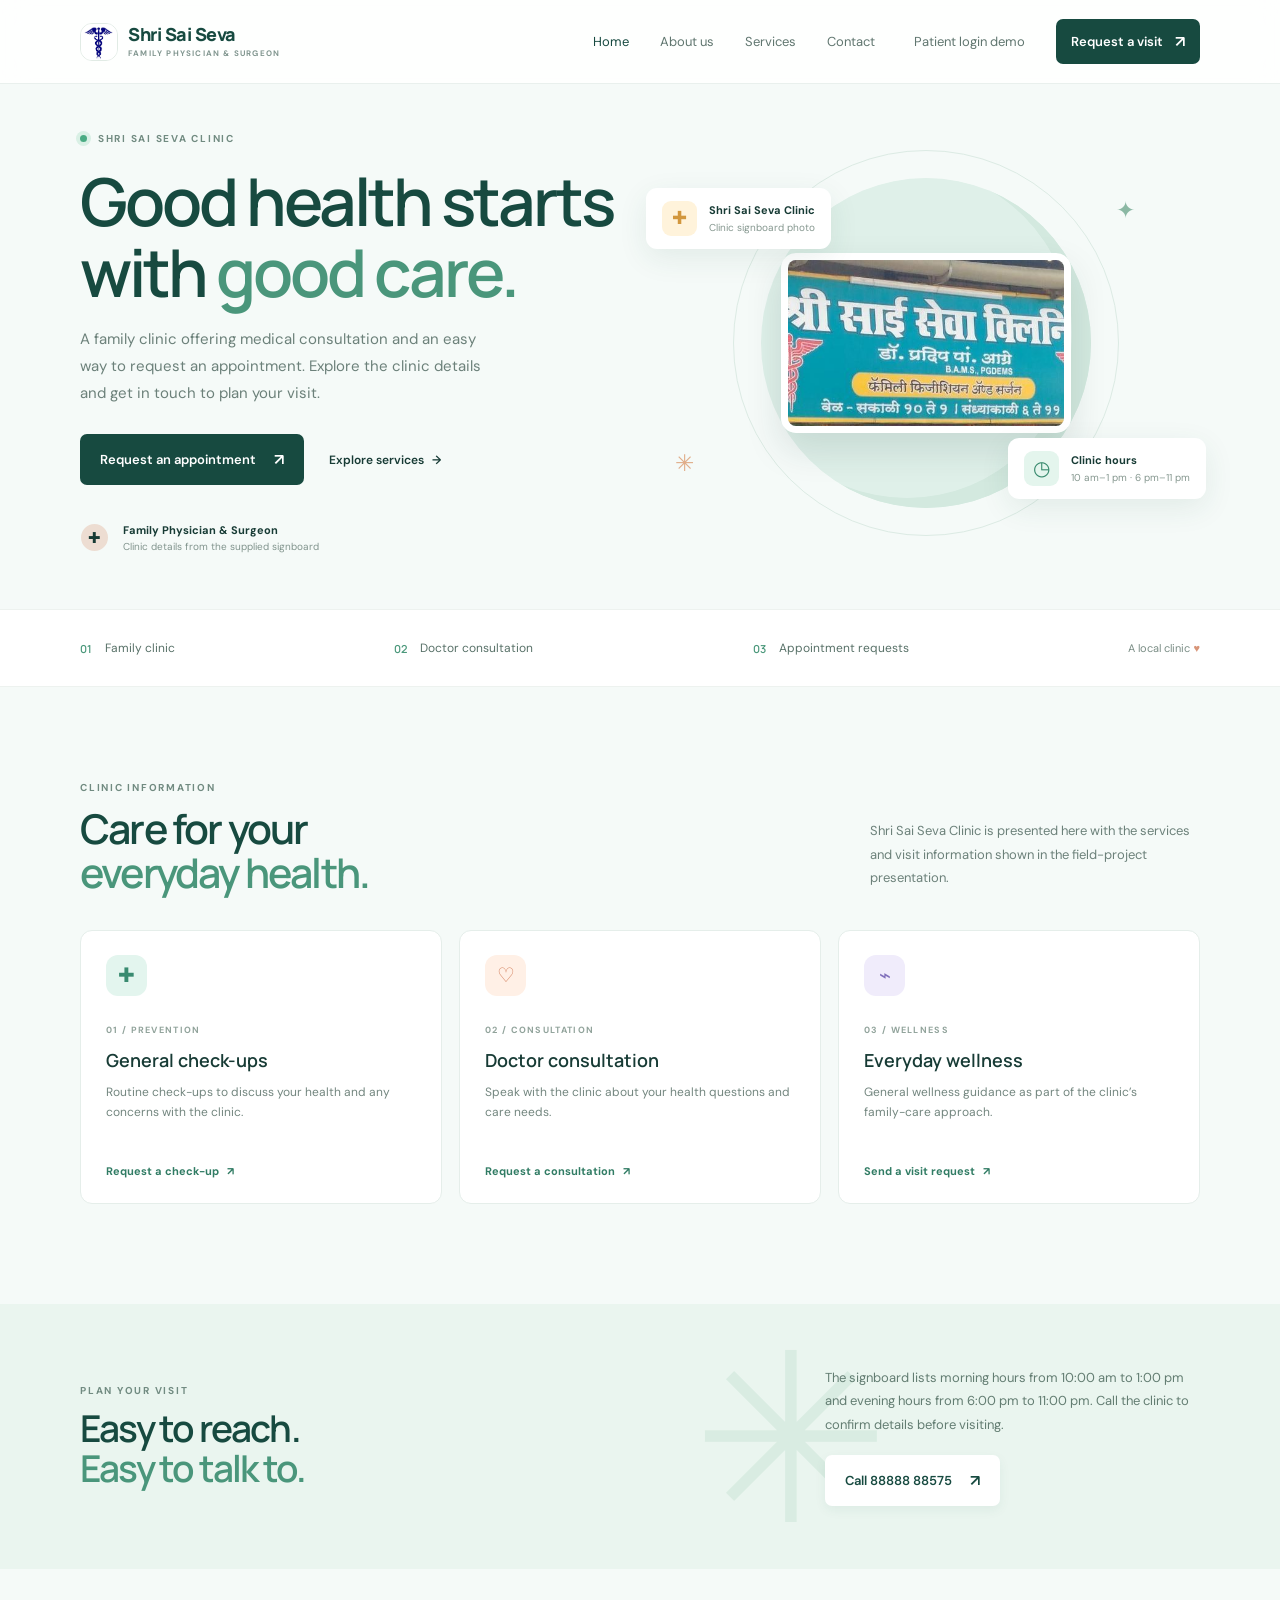
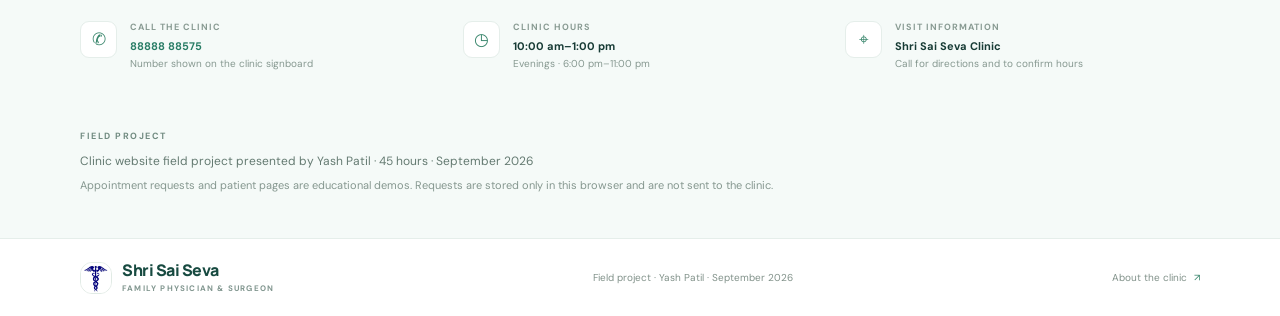
<file: index.html>
<!doctype html>
<html lang="en">
<head>
  <meta charset="utf-8"><meta name="viewport" content="width=device-width, initial-scale=1"><meta name="theme-color" content="#f5faf8">
  <meta name="description" content="Shri Sai Seva Clinic — family physician and surgeon. Find clinic information and request a visit.">
  <title>Shri Sai Seva Clinic | Family Physician &amp; Surgeon</title>
  <link rel="preconnect" href="https://fonts.googleapis.com"><link rel="preconnect" href="https://fonts.gstatic.com" crossorigin><link href="https://fonts.googleapis.com/css2?family=DM+Sans:wght@400;500;600;700&family=Manrope:wght@400;500;600;700;800&display=swap" rel="stylesheet">
  <link rel="stylesheet" href="style.css"><link rel="stylesheet" href="clinic.css">
</head>
<body>
<header class="site-header"><a class="brand" href="index.html"><span class="brand-mark"><img src="assets/evidence-symbol.png" alt=""></span><span>Shri Sai Seva<small>FAMILY PHYSICIAN &amp; SURGEON</small></span></a><button class="menu-toggle" aria-label="Toggle navigation">☰</button><nav class="nav"><a class="active" href="index.html">Home</a><a href="about.html">About us</a><a href="#services">Services</a><a href="#contact">Contact</a><a class="nav-login" href="login.html">Patient login demo</a><a class="button button-small" href="appointment.html">Request a visit <span>↗</span></a></nav></header>
<main>
<section class="hero wrap"><div class="hero-copy"><div class="eyebrow"><span class="live-dot"></span> SHRI SAI SEVA CLINIC</div><h1>Good health starts<br>with <em>good care.</em></h1><p class="hero-text">A family clinic offering medical consultation and an easy way to request an appointment. Explore the clinic details and get in touch to plan your visit.</p><div class="hero-actions"><a class="button" href="appointment.html">Request an appointment <span>↗</span></a><a class="text-link" href="#services">Explore services <span>→</span></a></div><div class="social-proof"><div class="avatar-stack"><span>✚</span></div><div><strong>Family Physician &amp; Surgeon</strong><small>Clinic details from the supplied signboard</small></div></div></div>
<div class="hero-art"><div class="art-orbit"></div><div class="art-circle"><img class="clinic-photo" src="assets/evidence-photo.jpg" alt="Shri Sai Seva Clinic signboard"></div><div class="float-card card-rating"><span class="rating-star">✚</span><div><strong>Shri Sai Seva Clinic</strong><small>Clinic signboard photo</small></div></div><div class="float-card card-hours"><span class="hours-icon">◷</span><div><strong>Clinic hours</strong><small>10 am–1 pm · 6 pm–11 pm</small></div></div><div class="art-leaf leaf-one">✦</div><div class="art-leaf leaf-two">✳</div></div></section>
<section class="trust-strip"><div class="wrap trust-inner"><div><strong>01</strong><span>Family clinic</span></div><div><strong>02</strong><span>Doctor consultation</span></div><div><strong>03</strong><span>Appointment requests</span></div><div class="trust-note">A local clinic <span>♥</span></div></div></section>
<section class="section wrap" id="services"><div class="section-heading"><div><div class="eyebrow">CLINIC INFORMATION</div><h2>Care for your<br><em>everyday health.</em></h2></div><p>Shri Sai Seva Clinic is presented here with the services and visit information shown in the field-project presentation.</p></div><div class="service-grid"><article class="service-card"><div class="service-icon mint">✚</div><span class="service-number">01 / PREVENTION</span><h3>General check-ups</h3><p>Routine check-ups to discuss your health and any concerns with the clinic.</p><a href="appointment.html">Request a check-up <span>↗</span></a></article><article class="service-card"><div class="service-icon peach">♡</div><span class="service-number">02 / CONSULTATION</span><h3>Doctor consultation</h3><p>Speak with the clinic about your health questions and care needs.</p><a href="appointment.html">Request a consultation <span>↗</span></a></article><article class="service-card"><div class="service-icon lilac">⌁</div><span class="service-number">03 / WELLNESS</span><h3>Everyday wellness</h3><p>General wellness guidance as part of the clinic’s family-care approach.</p><a href="appointment.html">Send a visit request <span>↗</span></a></article></div></section>
<section class="visit-band"><div class="wrap visit-inner"><div><div class="eyebrow">PLAN YOUR VISIT</div><h2>Easy to reach.<br><em>Easy to talk to.</em></h2></div><div class="visit-details"><p>The signboard lists morning hours from 10:00 am to 1:00 pm and evening hours from 6:00 pm to 11:00 pm. Call the clinic to confirm details before visiting.</p><a class="button button-light" href="tel:8888888575">Call 88888 88575 <span>↗</span></a></div><div class="visit-sun">✳</div></div></section>
<section class="bottom-info wrap" id="contact"><div><span class="info-icon">✆</span><div><small>CALL THE CLINIC</small><a class="info-phone" href="tel:8888888575"><strong>88888 88575</strong></a><p>Number shown on the clinic signboard</p></div></div><div><span class="info-icon">◷</span><div><small>CLINIC HOURS</small><strong>10:00 am–1:00 pm</strong><p>Evenings · 6:00 pm–11:00 pm</p></div></div><div><span class="info-icon">⌖</span><div><small>VISIT INFORMATION</small><strong>Shri Sai Seva Clinic</strong><p>Call for directions and to confirm hours</p></div></div></section>
<section class="project-note wrap"><span>FIELD PROJECT</span><p>Clinic website field project presented by Yash Patil · 45 hours · September 2026</p><small>Appointment requests and patient pages are educational demos. Requests are stored only in this browser and are not sent to the clinic.</small></section>
</main>
<footer class="footer"><div class="wrap footer-inner"><a class="brand brand-footer" href="index.html"><span class="brand-mark"><img src="assets/evidence-symbol.png" alt=""></span><span>Shri Sai Seva<small>FAMILY PHYSICIAN &amp; SURGEON</small></span></a><span>Field project · Yash Patil · September 2026</span><a href="about.html">About the clinic <span>↗</span></a></div></footer><script src="app.js"></script>
</body></html>
</file>
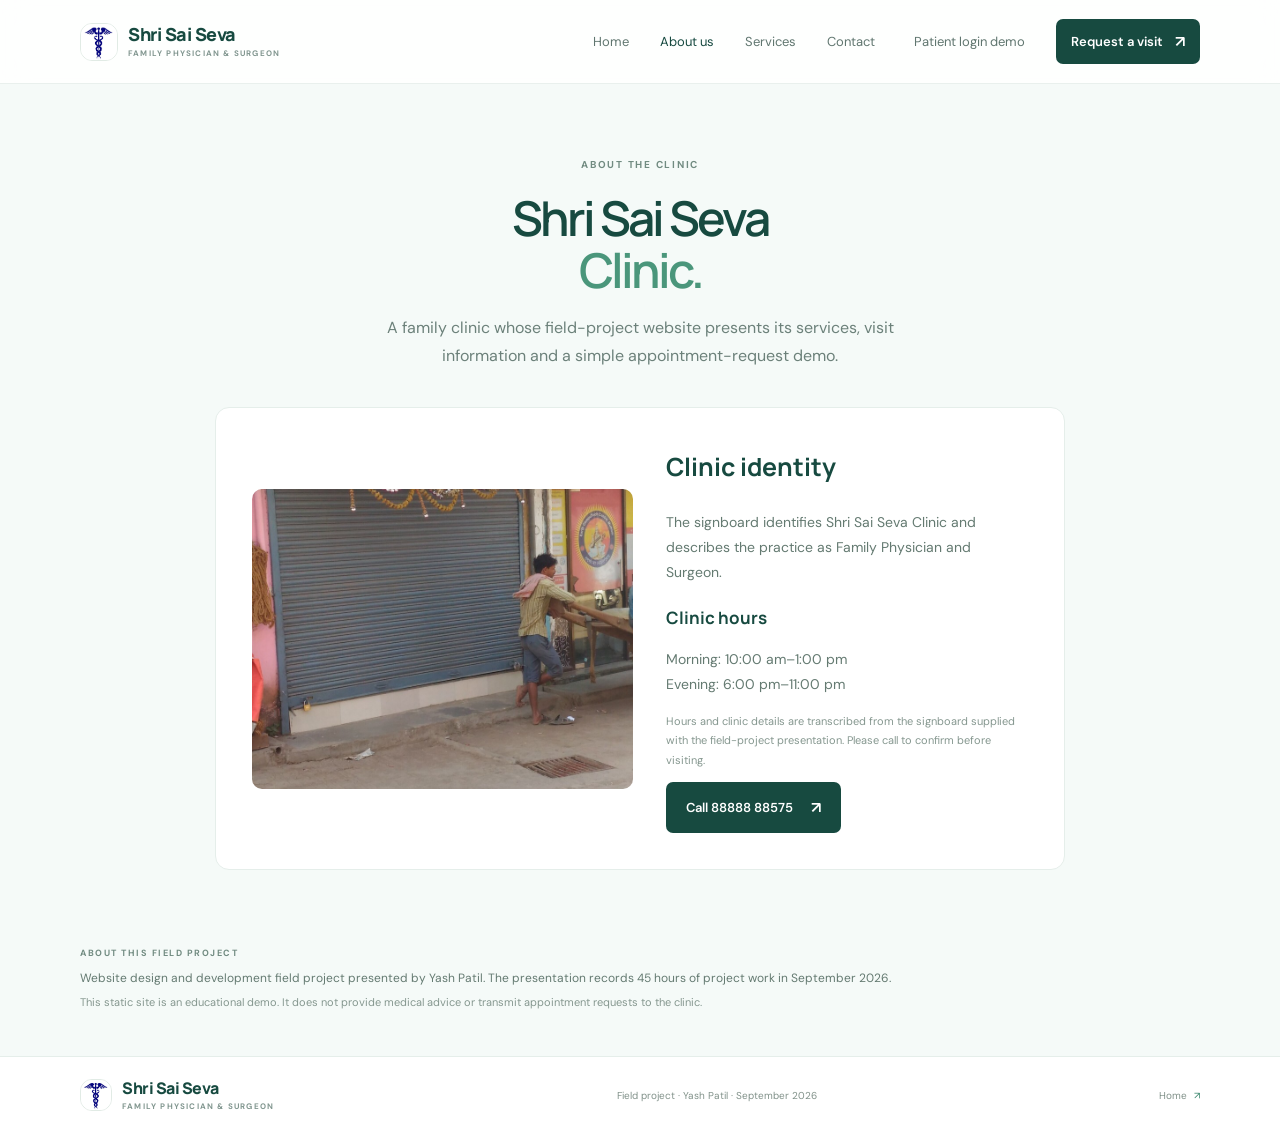
<file: about.html>
<!doctype html><html lang="en"><head><meta charset="utf-8"><meta name="viewport" content="width=device-width,initial-scale=1"><title>About | Shri Sai Seva Clinic</title><link rel="preconnect" href="https://fonts.googleapis.com"><link href="https://fonts.googleapis.com/css2?family=DM+Sans:wght@400;500;600;700&family=Manrope:wght@400;500;600;700;800&display=swap" rel="stylesheet"><link rel="stylesheet" href="style.css"><link rel="stylesheet" href="clinic.css"></head><body><header class="site-header"><a class="brand" href="index.html"><span class="brand-mark"><img src="assets/evidence-symbol.png" alt=""></span><span>Shri Sai Seva<small>FAMILY PHYSICIAN &amp; SURGEON</small></span></a><button class="menu-toggle" aria-label="Toggle navigation">☰</button><nav class="nav"><a href="index.html">Home</a><a class="active" href="about.html">About us</a><a href="index.html#services">Services</a><a href="index.html#contact">Contact</a><a class="nav-login" href="login.html">Patient login demo</a><a class="button button-small" href="appointment.html">Request a visit <span>↗</span></a></nav></header><main><section class="page-hero"><div class="eyebrow">ABOUT THE CLINIC</div><h1>Shri Sai Seva<br><em>Clinic.</em></h1><p>A family clinic whose field-project website presents its services, visit information and a simple appointment-request demo.</p></section><section class="content-panel clinic-about"><img src="assets/clinic-signboard.jpg" alt="Photograph of the Shri Sai Seva Clinic signboard and entrance"><div><h2>Clinic identity</h2><p>The signboard identifies Shri Sai Seva Clinic and describes the practice as Family Physician and Surgeon.</p><h3>Clinic hours</h3><p>Morning: 10:00 am–1:00 pm<br>Evening: 6:00 pm–11:00 pm</p><p class="caption">Hours and clinic details are transcribed from the signboard supplied with the field-project presentation. Please call to confirm before visiting.</p><a class="button" href="tel:8888888575">Call 88888 88575 <span>↗</span></a></div></section><section class="project-note wrap"><span>ABOUT THIS FIELD PROJECT</span><p>Website design and development field project presented by Yash Patil. The presentation records 45 hours of project work in September 2026.</p><small>This static site is an educational demo. It does not provide medical advice or transmit appointment requests to the clinic.</small></section></main><footer class="footer"><div class="wrap footer-inner"><a class="brand brand-footer" href="index.html"><span class="brand-mark"><img src="assets/evidence-symbol.png" alt=""></span><span>Shri Sai Seva<small>FAMILY PHYSICIAN &amp; SURGEON</small></span></a><span>Field project · Yash Patil · September 2026</span><a href="index.html">Home <span>↗</span></a></div></footer><script src="app.js"></script></body></html>
</file>
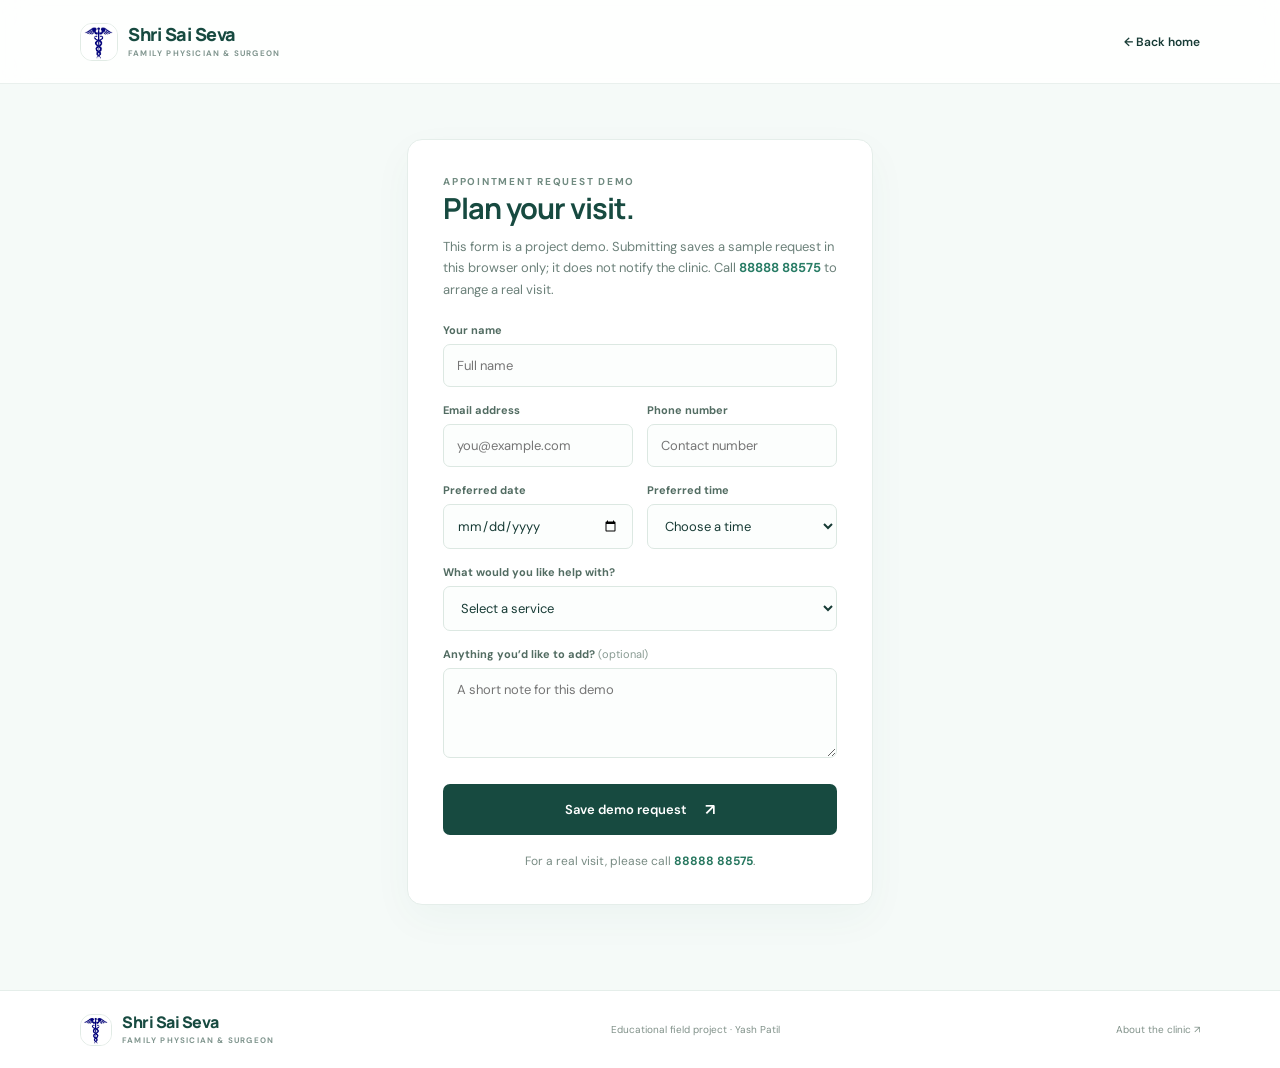
<file: appointment.html>
<!doctype html><html lang="en"><head><meta charset="utf-8"><meta name="viewport" content="width=device-width,initial-scale=1"><title>Appointment request demo | Shri Sai Seva Clinic</title><link rel="preconnect" href="https://fonts.googleapis.com"><link href="https://fonts.googleapis.com/css2?family=DM+Sans:wght@400;500;600;700&family=Manrope:wght@400;500;600;700;800&display=swap" rel="stylesheet"><link rel="stylesheet" href="style.css"><link rel="stylesheet" href="clinic.css"></head><body><header class="site-header"><a class="brand" href="index.html"><span class="brand-mark"><img src="assets/evidence-symbol.png" alt=""></span><span>Shri Sai Seva<small>FAMILY PHYSICIAN &amp; SURGEON</small></span></a><a class="text-link" href="index.html">← Back home</a></header><main class="form-wrap"><section class="form-card"><div class="eyebrow">APPOINTMENT REQUEST DEMO</div><h1>Plan your visit.</h1><p>This form is a project demo. Submitting saves a sample request in this browser only; it does not notify the clinic. Call <a class="inline-phone" href="tel:8888888575">88888 88575</a> to arrange a real visit.</p><form data-api="/api/appointments"><label for="name">Your name</label><input id="name" name="name" type="text" placeholder="Full name" required maxlength="100"><div class="form-row"><div><label for="email">Email address</label><input id="email" name="email" type="email" placeholder="you@example.com" required></div><div><label for="phone">Phone number</label><input id="phone" name="phone" type="tel" placeholder="Contact number" required></div></div><div class="form-row"><div><label for="date">Preferred date</label><input id="date" name="date" type="date" required></div><div><label for="time">Preferred time</label><select id="time" name="time" required><option value="">Choose a time</option><option>10:00 am</option><option>11:00 am</option><option>12:00 pm</option><option>6:00 pm</option><option>7:00 pm</option><option>8:00 pm</option><option>9:00 pm</option><option>10:00 pm</option></select></div></div><label for="service">What would you like help with?</label><select id="service" name="service" required><option value="">Select a service</option><option>General check-up</option><option>Doctor consultation</option><option>Everyday wellness</option></select><label for="notes">Anything you’d like to add? <span style="font-weight:400;color:#899b93">(optional)</span></label><textarea id="notes" name="notes" maxlength="500" placeholder="A short note for this demo"></textarea><button class="button" type="submit">Save demo request <span>↗</span></button><div class="form-message" role="status"></div></form><div class="form-switch">For a real visit, please call <a href="tel:8888888575">88888 88575</a>.</div></section></main><footer class="footer"><div class="wrap footer-inner"><a class="brand brand-footer" href="index.html"><span class="brand-mark"><img src="assets/evidence-symbol.png" alt=""></span><span>Shri Sai Seva<small>FAMILY PHYSICIAN &amp; SURGEON</small></span></a><span>Educational field project · Yash Patil</span><a href="about.html">About the clinic ↗</a></div></footer><script src="app.js"></script></body></html>
</file>
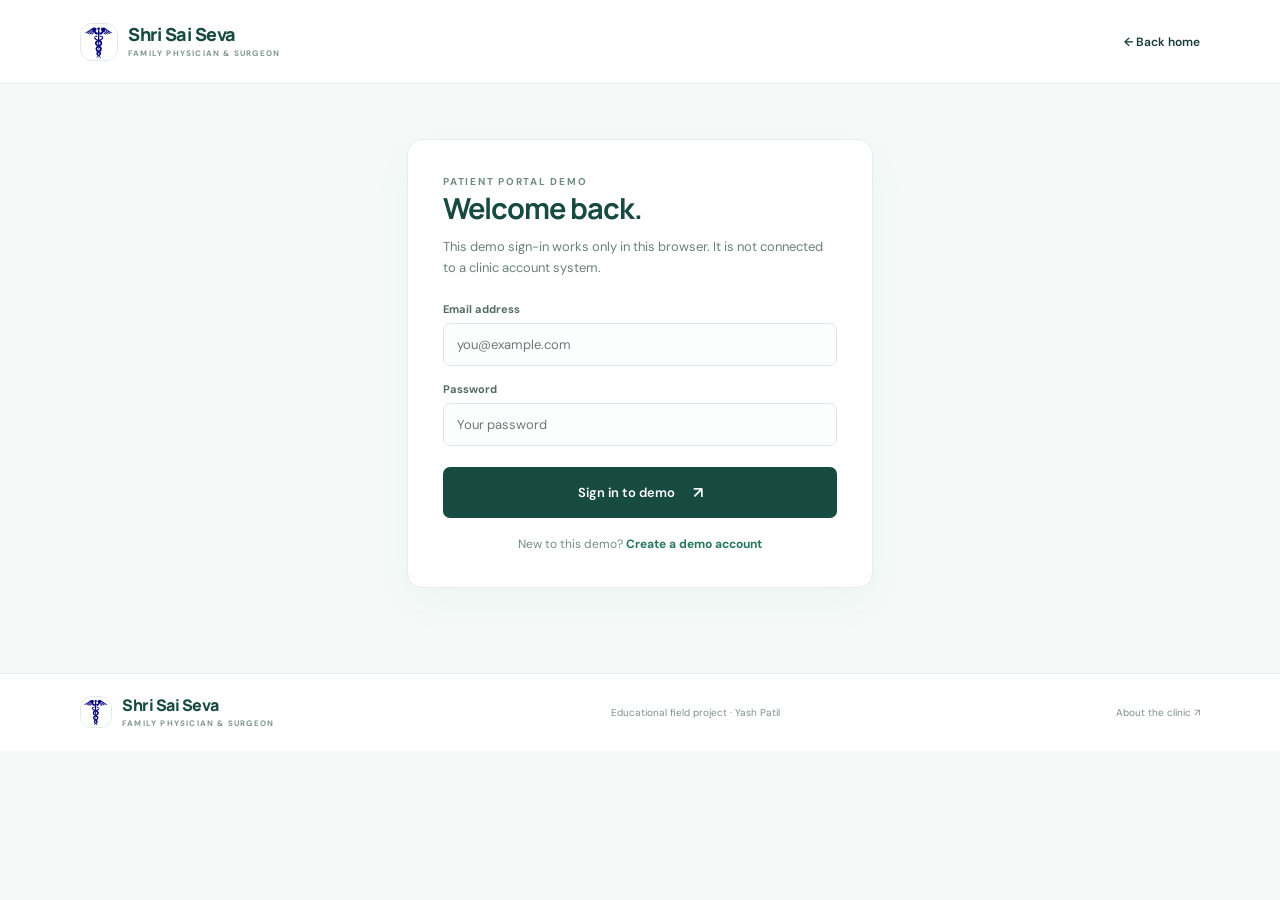
<file: login.html>
<!doctype html><html lang="en"><head><meta charset="utf-8"><meta name="viewport" content="width=device-width,initial-scale=1"><title>Patient login demo | Shri Sai Seva Clinic</title><link rel="preconnect" href="https://fonts.googleapis.com"><link href="https://fonts.googleapis.com/css2?family=DM+Sans:wght@400;500;600;700&family=Manrope:wght@400;500;600;700;800&display=swap" rel="stylesheet"><link rel="stylesheet" href="style.css"><link rel="stylesheet" href="clinic.css"></head><body><header class="site-header"><a class="brand" href="index.html"><span class="brand-mark"><img src="assets/evidence-symbol.png" alt=""></span><span>Shri Sai Seva<small>FAMILY PHYSICIAN &amp; SURGEON</small></span></a><a class="text-link" href="index.html">← Back home</a></header><main class="form-wrap"><section class="form-card"><div class="eyebrow">PATIENT PORTAL DEMO</div><h1>Welcome back.</h1><p>This demo sign-in works only in this browser. It is not connected to a clinic account system.</p><form data-api="/api/login"><label for="email">Email address</label><input id="email" name="email" type="email" placeholder="you@example.com" autocomplete="email" required><label for="password">Password</label><input id="password" name="password" type="password" placeholder="Your password" autocomplete="current-password" required><button class="button" type="submit">Sign in to demo <span>↗</span></button><div class="form-message" role="status"></div></form><div class="form-switch">New to this demo? <a href="signup.html">Create a demo account</a></div></section></main><footer class="footer"><div class="wrap footer-inner"><a class="brand brand-footer" href="index.html"><span class="brand-mark"><img src="assets/evidence-symbol.png" alt=""></span><span>Shri Sai Seva<small>FAMILY PHYSICIAN &amp; SURGEON</small></span></a><span>Educational field project · Yash Patil</span><a href="about.html">About the clinic ↗</a></div></footer><script src="app.js"></script></body></html>
</file>
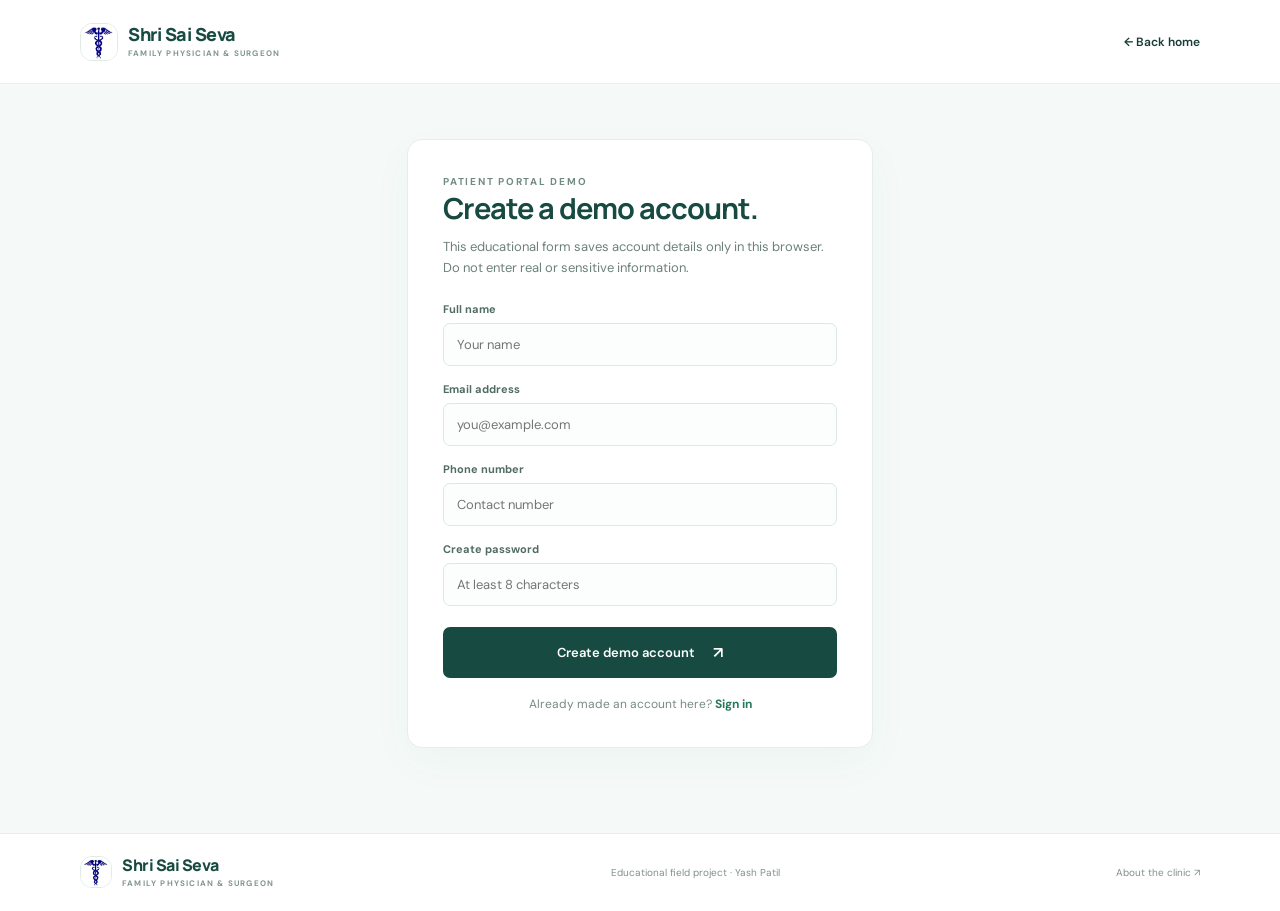
<file: signup.html>
<!doctype html><html lang="en"><head><meta charset="utf-8"><meta name="viewport" content="width=device-width,initial-scale=1"><title>Patient signup demo | Shri Sai Seva Clinic</title><link rel="preconnect" href="https://fonts.googleapis.com"><link href="https://fonts.googleapis.com/css2?family=DM+Sans:wght@400;500;600;700&family=Manrope:wght@400;500;600;700;800&display=swap" rel="stylesheet"><link rel="stylesheet" href="style.css"><link rel="stylesheet" href="clinic.css"></head><body><header class="site-header"><a class="brand" href="index.html"><span class="brand-mark"><img src="assets/evidence-symbol.png" alt=""></span><span>Shri Sai Seva<small>FAMILY PHYSICIAN &amp; SURGEON</small></span></a><a class="text-link" href="index.html">← Back home</a></header><main class="form-wrap"><section class="form-card"><div class="eyebrow">PATIENT PORTAL DEMO</div><h1>Create a demo account.</h1><p>This educational form saves account details only in this browser. Do not enter real or sensitive information.</p><form data-api="/api/signup"><label for="name">Full name</label><input id="name" name="name" type="text" placeholder="Your name" autocomplete="name" minlength="2" maxlength="100" required><label for="email">Email address</label><input id="email" name="email" type="email" placeholder="you@example.com" autocomplete="email" required><label for="phone">Phone number</label><input id="phone" name="phone" type="tel" placeholder="Contact number" autocomplete="tel" required><label for="password">Create password</label><input id="password" name="password" type="password" placeholder="At least 8 characters" minlength="8" autocomplete="new-password" required><button class="button" type="submit">Create demo account <span>↗</span></button><div class="form-message" role="status"></div></form><div class="form-switch">Already made an account here? <a href="login.html">Sign in</a></div></section></main><footer class="footer"><div class="wrap footer-inner"><a class="brand brand-footer" href="index.html"><span class="brand-mark"><img src="assets/evidence-symbol.png" alt=""></span><span>Shri Sai Seva<small>FAMILY PHYSICIAN &amp; SURGEON</small></span></a><span>Educational field project · Yash Patil</span><a href="about.html">About the clinic ↗</a></div></footer><script src="app.js"></script></body></html>
</file>
<file: style.css>
:root{--ink:#173b35;--deep:#174a40;--green:#287c65;--muted:#6c817a;--pale:#f5faf8;--line:#e5eeea;--white:#fff;--peach:#fff0e6;--mint:#e3f5ee;--lilac:#f0ecfb}*{box-sizing:border-box}html{scroll-behavior:smooth}body{margin:0;background:var(--pale);color:var(--ink);font-family:'DM Sans',sans-serif;-webkit-font-smoothing:antialiased}a{color:inherit;text-decoration:none}.wrap{width:min(1120px,calc(100% - 64px));margin:auto}.site-header{height:84px;padding:0 max(32px,calc((100vw - 1120px)/2));display:flex;align-items:center;justify-content:space-between;background:rgba(255,255,255,.86);border-bottom:1px solid #e9f0ed;position:sticky;top:0;z-index:10;backdrop-filter:blur(14px)}.brand{display:flex;gap:10px;align-items:center;color:var(--deep);font:800 20px Manrope,sans-serif;line-height:1}.brand-mark{display:grid;place-items:center;background:var(--deep);color:white;border-radius:12px;width:38px;height:38px;font-size:21px}.brand-light{font-weight:500}.brand small{display:block;font:700 8px 'DM Sans',sans-serif;letter-spacing:1.7px;color:#81968f;margin-top:5px}.nav{display:flex;align-items:center;gap:31px;font-size:13px;color:#60766f}.nav>a:not(.button):hover,.nav .active{color:var(--deep)}.nav-login{margin-left:8px}.button{display:inline-flex;align-items:center;justify-content:center;gap:18px;background:var(--deep);color:white;border:0;border-radius:7px;padding:15px 20px;font:600 13px 'DM Sans',sans-serif;cursor:pointer;transition:.2s}.button:hover{background:#246958;transform:translateY(-1px)}.button span{font-size:16px}.button-small{padding:12px 15px;gap:12px}.menu-toggle{display:none;background:none;border:0;color:var(--ink);font-size:23px}.hero{min-height:525px;display:grid;grid-template-columns:1fr 1fr;align-items:center;gap:22px;padding-top:47px;padding-bottom:55px}.eyebrow{font-size:10px;font-weight:700;letter-spacing:1.75px;color:#718b81}.live-dot{display:inline-block;background:#4aab83;border-radius:50%;width:7px;height:7px;margin-right:7px;box-shadow:0 0 0 4px #d9f0e5}.hero h1,.section h2,.visit-band h2,.page-hero h1{font:600 clamp(43px,5.2vw,66px)/1.08 Manrope,sans-serif;letter-spacing:-3px;margin:21px 0 18px;color:var(--deep)}h1 em,h2 em{font-style:normal;color:#4a967b}.hero-text{font-size:15px;line-height:1.8;color:var(--muted);max-width:425px;margin-bottom:27px}.hero-actions{display:flex;align-items:center;gap:25px}.text-link{font-size:12px;font-weight:600}.text-link span{margin-left:5px}.social-proof{display:flex;align-items:center;gap:13px;margin-top:37px}.avatar-stack{display:flex;padding-left:4px}.avatar-stack span{width:31px;height:31px;margin-left:-5px;border-radius:50%;background:#edddd2;border:2px solid var(--pale);display:grid;place-items:center;font-size:15px}.avatar-stack span:nth-child(2){background:#e3e9d6}.avatar-stack span:nth-child(3){background:#f4d9d2}.avatar-stack span:nth-child(4){background:#e5e0f1}.social-proof strong,.social-proof small{display:block}.social-proof strong{font-size:11px}.social-proof small{font-size:10px;color:#81948d;margin-top:3px}.hero-art{min-height:390px;position:relative;display:grid;place-items:center}.art-circle{width:330px;height:330px;background:#dff0e9;border-radius:50%;position:relative;z-index:1;display:grid;place-items:center;box-shadow:inset -19px -10px 0 #d3e9df}.art-orbit{width:386px;height:386px;border:1px solid #dcebe4;border-radius:50%;position:absolute}.doctor-emoji{font-size:176px;filter:drop-shadow(0 19px 11px #96b6a866);transform:translateY(4px)}.float-card{position:absolute;z-index:2;background:white;display:flex;align-items:center;gap:12px;padding:13px 16px;border-radius:11px;box-shadow:0 9px 30px #1c594117}.float-card strong,.float-card small{display:block}.float-card strong{font-size:11px}.float-card small{font-size:10px;color:#85978f;margin-top:4px}.card-rating{top:58px;left:3px}.card-hours{bottom:55px;right:-2px}.rating-star{display:grid;place-items:center;background:#fff3db;color:#d2973d;border-radius:9px;width:35px;height:35px;font-size:18px}.hours-icon{display:grid;place-items:center;background:#e4f5ed;color:#398a6e;border-radius:9px;width:35px;height:35px;font-size:20px}.art-leaf{position:absolute;color:#8bb8a4;font-size:23px}.leaf-one{top:47px;right:65px}.leaf-two{bottom:60px;left:24px;color:#e0ad89}.trust-strip{background:white;border-block:1px solid #edf2ef}.trust-inner{min-height:76px;display:flex;align-items:center;justify-content:space-between}.trust-inner>div:not(.trust-note){display:flex;align-items:center;gap:13px;font-size:12px;color:#587168}.trust-inner strong{font:600 11px Manrope;color:#4b987b}.trust-note{font-size:11px;color:#7a8d85}.trust-note span{color:#d89578}.section{padding-top:94px;padding-bottom:100px}.section-heading{display:flex;justify-content:space-between;align-items:end;margin-bottom:35px}.section h2,.visit-band h2{font-size:41px;letter-spacing:-1.8px;margin:12px 0 0}.section-heading>p{max-width:330px;color:var(--muted);font-size:13px;line-height:1.8;margin-bottom:5px}.service-grid{display:grid;grid-template-columns:repeat(3,1fr);gap:17px}.service-card{background:white;border:1px solid var(--line);border-radius:12px;padding:24px 25px 23px;min-height:245px;transition:.2s}.service-card:hover{transform:translateY(-4px);box-shadow:0 12px 32px #1b584d0d}.service-icon{width:41px;height:41px;display:grid;place-items:center;border-radius:12px;font-size:20px;margin-bottom:21px}.mint{background:var(--mint);color:#398b70}.peach{background:var(--peach);color:#d48360}.lilac{background:var(--lilac);color:#8070bb}.service-number{font-size:9px;letter-spacing:1.3px;color:#91a39b;font-weight:700}.service-card h3{font:600 18px Manrope,sans-serif;margin:10px 0}.service-card p{font-size:12px;line-height:1.7;color:#73867f;min-height:61px;margin:0 0 16px}.service-card>a{font-size:11px;font-weight:700;color:#317c64}.service-card>a span{margin-left:5px}.visit-band{background:#eaf5ef;overflow:hidden}.visit-inner{min-height:265px;display:flex;align-items:center;justify-content:space-between;position:relative}.visit-band h2{font-size:37px}.visit-details{max-width:375px;position:relative;z-index:1}.visit-details p{font-size:13px;line-height:1.8;color:#637d72;margin:0 0 19px}.button-light{background:white;color:var(--deep);box-shadow:0 4px 12px #255f4d10}.button-light:hover{background:#f8fffb}.visit-sun{position:absolute;font-size:236px;color:#d9ece2;right:310px;top:-16px}.bottom-info{display:grid;grid-template-columns:repeat(3,1fr);gap:28px;padding-top:52px;padding-bottom:53px}.bottom-info>div{display:flex;gap:13px;align-items:flex-start}.info-icon{background:white;border:1px solid var(--line);border-radius:9px;color:#39866c;width:37px;height:37px;display:grid;place-items:center;font-size:17px}.bottom-info small,.bottom-info strong,.bottom-info p{display:block}.bottom-info small{font-size:9px;letter-spacing:1px;color:#899b93;font-weight:700}.bottom-info strong{font-size:11px;margin-top:6px}.bottom-info p{font-size:10px;color:#869890;margin:4px 0 0}.footer{background:white;border-top:1px solid var(--line)}.footer-inner{height:77px;display:flex;align-items:center;justify-content:space-between}.brand-footer{font-size:17px}.brand-footer .brand-mark{width:32px;height:32px;font-size:17px}.footer-inner>span,.footer-inner>a:last-child{font-size:10px;color:#809189}.footer-inner>a:last-child span{margin-left:4px;color:#39866c}
.page-hero{padding:74px 0 36px;text-align:center}.page-hero h1{font-size:48px}.page-hero p{max-width:560px;margin:0 auto;color:var(--muted);line-height:1.8}.content-panel{background:white;border:1px solid var(--line);border-radius:14px;padding:36px;margin:0 auto 70px;max-width:850px;line-height:1.8;color:#647a71}.content-panel h2,.content-panel h3{color:var(--deep);font-family:Manrope,sans-serif}.content-panel h2{font-size:25px}.content-panel h3{font-size:17px;margin-bottom:3px}.content-panel p{font-size:14px}.form-wrap{max-width:510px;margin:55px auto 85px;padding:0 22px}.form-card{background:white;border:1px solid var(--line);border-radius:15px;padding:35px;box-shadow:0 14px 42px #1e5d4c0a}.form-card h1{font:700 29px Manrope,sans-serif;letter-spacing:-1px;color:var(--deep);margin:0 0 8px}.form-card>p{font-size:13px;line-height:1.65;color:var(--muted);margin:0 0 23px}.form-card label{display:block;font-size:11px;font-weight:700;color:#526c62;margin:16px 0 7px}.form-card input,.form-card select,.form-card textarea{width:100%;border:1px solid #dce8e2;border-radius:7px;padding:12px 13px;font:13px 'DM Sans',sans-serif;color:var(--ink);background:#fcfefd;outline:none}.form-card input:focus,.form-card select:focus,.form-card textarea:focus{border-color:#6baa8d;box-shadow:0 0 0 3px #e0f3e9}.form-card .button{width:100%;margin-top:21px}.form-switch{text-align:center;color:#788b83;font-size:12px;margin:18px 0 0}.form-switch a{color:#27775f;font-weight:700}.form-message{display:none;padding:11px 13px;border-radius:7px;margin-top:14px;font-size:12px}.form-message.show{display:block}.form-message.error{background:#fff0ec;color:#a14e37}.form-message.success{background:#eaf6ef;color:#28674f}.form-row{display:grid;grid-template-columns:1fr 1fr;gap:14px}.form-card textarea{min-height:90px;resize:vertical}.loading{opacity:.7;pointer-events:none}
@media(max-width:780px){.wrap{width:min(100% - 38px,560px)}.site-header{height:70px;padding:0 20px}.menu-toggle{display:block}.nav{display:none;position:absolute;top:69px;left:0;right:0;background:white;padding:20px;box-shadow:0 12px 20px #173b3510;flex-direction:column;align-items:stretch;gap:18px}.nav.open{display:flex}.nav .button{align-self:flex-start}.hero{grid-template-columns:1fr;padding-top:55px;gap:0}.hero h1{font-size:51px}.hero-art{min-height:335px;margin-top:3px}.art-circle{width:270px;height:270px}.art-orbit{width:320px;height:320px}.doctor-emoji{font-size:145px}.card-rating{left:0;top:36px}.card-hours{right:0;bottom:31px}.trust-inner{padding:18px 0;display:grid;grid-template-columns:1fr 1fr;gap:17px}.trust-note{display:none}.section{padding:69px 0}.section-heading{display:block}.section-heading>p{margin-top:16px}.service-grid{grid-template-columns:1fr}.service-card{min-height:0}.service-card p{min-height:0}.visit-inner{display:block;padding:45px 0;min-height:0}.visit-details{margin-top:22px}.visit-sun{right:0;top:0;font-size:170px}.bottom-info{grid-template-columns:1fr;gap:22px;padding:38px 0}.footer-inner{height:auto;min-height:76px;gap:10px;flex-wrap:wrap;padding-top:17px;padding-bottom:17px}.footer-inner>span{order:3;width:100%}.page-hero{padding:54px 19px 30px}.page-hero h1{font-size:39px}.content-panel{margin:0 19px 50px;padding:25px}.form-wrap{margin-top:35px}.form-card{padding:27px 23px}}
@media(max-width:380px){.hero h1{font-size:44px}.hero-actions{gap:15px}.hero-actions .button{padding:13px 14px}.text-link{font-size:11px}.form-row{grid-template-columns:1fr;gap:0}}
</file>
<file: clinic.css>
:root{--ink:#173b35;--deep:#174a40}.brand-mark{background:#fff;border:1px solid #e1ebe5;overflow:hidden}.brand-mark img{width:100%;height:100%;object-fit:contain}.hero-art .art-circle{overflow:visible}.clinic-photo{width:min(290px,88vw);height:180px;object-fit:cover;border:7px solid white;border-radius:15px;box-shadow:0 16px 36px #173b3520}.card-rating{top:40px;left:-5px}.card-hours{bottom:39px;right:-6px}.info-phone,.inline-phone{color:#287c65;font-weight:700}.project-note{padding:0 0 44px;color:#647a71}.project-note>span{font-size:9px;font-weight:700;letter-spacing:1.5px;color:#718b81}.project-note p{margin:9px 0 4px;font-size:12px}.project-note small{font-size:11px;line-height:1.7;color:#85978f}.clinic-about{display:grid;grid-template-columns:1.05fr 1fr;gap:33px;align-items:center}.clinic-about>img{width:100%;height:300px;object-fit:cover;border-radius:10px}.clinic-about h2{margin-top:0}.clinic-about .caption{font-size:11px;color:#85978f}.form-card>p .inline-phone{white-space:nowrap}.brand{font-size:18px;letter-spacing:-.5px}.brand small{letter-spacing:1.2px}.brand-footer{font-size:16px}@media(max-width:780px){.clinic-photo{width:min(280px,78vw);height:162px}.clinic-about{grid-template-columns:1fr;gap:22px}.clinic-about>img{height:auto;max-height:340px}.project-note{padding-bottom:32px}}
</file>
